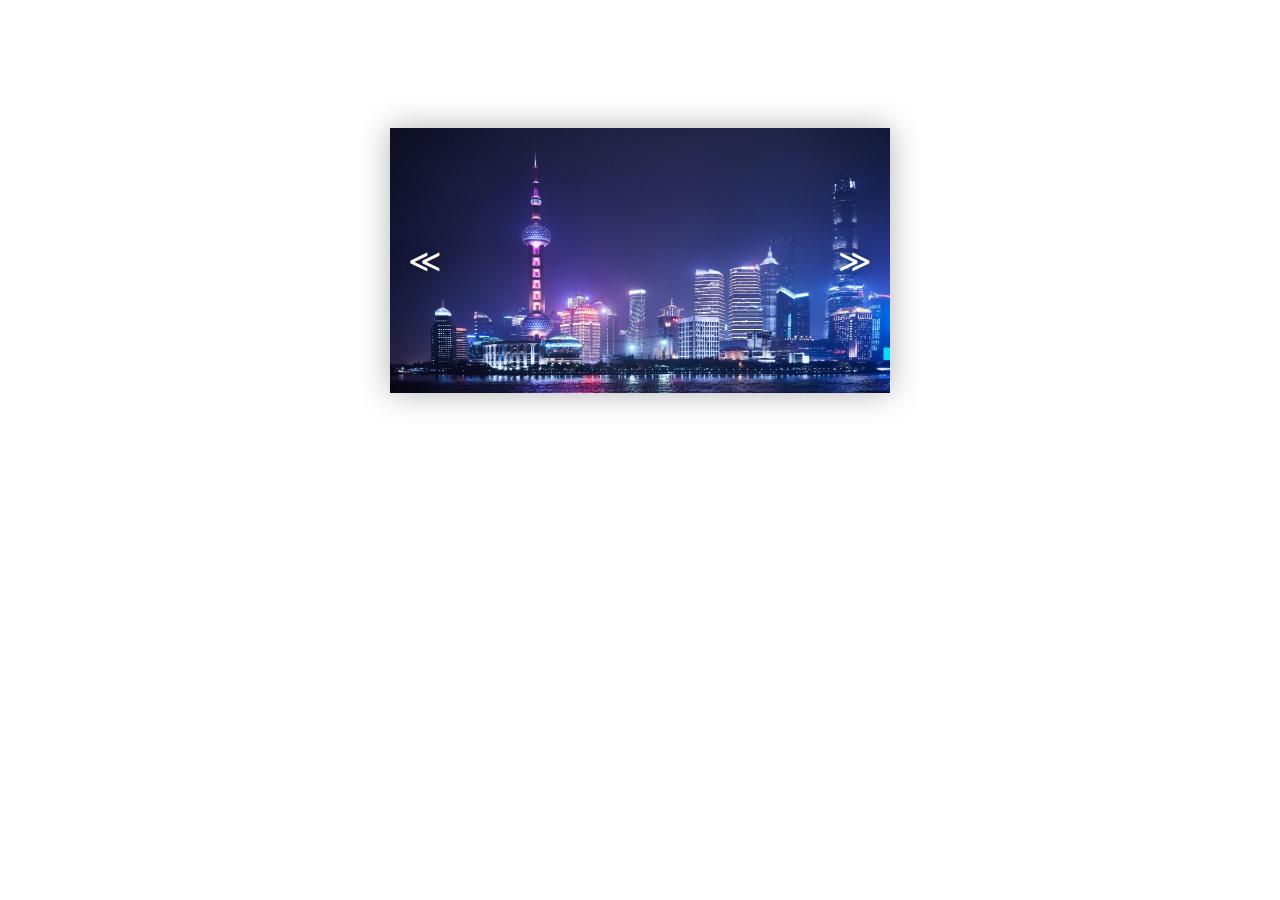
<file: Automatic image Slider in HTML , CSS and JavaScript/index.html>
<!DOCTYPE html>
<html lang="en">
<head>
    <meta charset="UTF-8">
    <meta http-equiv="X-UA-Compatible" content="IE=edge">
    <meta name="viewport" content="width=device-width, initial-scale=1.0">
    <title>Automatic Image Slider HTML, CSS and JavaScript</title>
    <link rel="stylesheet" href="style.css">
</head>
<body>
    <div id="slider">
        <ul id="slideWrap"> 
            <li><img src="images/img1.jpg" alt=""></li>
            <li><img src="images/img2.jpg" alt=""></li>
            <li><img src="images/img3.jpg" alt=""></li>
            <li><img src="images/img4.jpg" alt=""></li>
            <li><img src="images/img5.jpg" alt=""></li>
        </ul>
        <a id="prev" href="#">&#8810;</a>
        <a id="next" href="#">&#8811;</a>
    </div>
    <script src="index.js"></script>
</body>
</html>
</file>
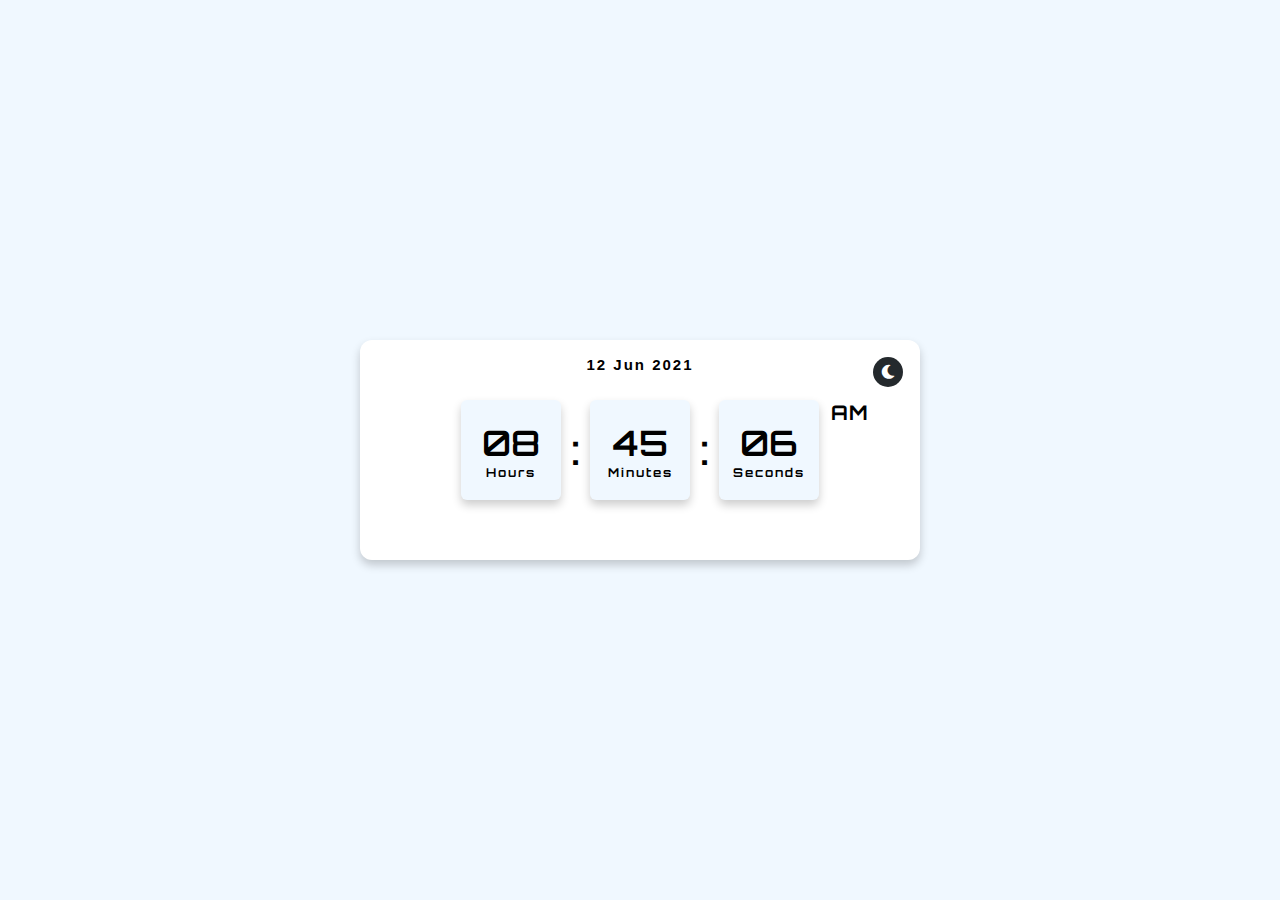
<file: Dynamic Digital Clock in HTML CSS and JavaScript/index.html>
<!DOCTYPE html>
<html lang="en">
  <head>
    <meta charset="UTF-8" />
    <meta http-equiv="X-UA-Compatible" content="IE=edge" />
    <meta name="viewport" content="width=device-width, initial-scale=1.0" />
    <title>Digital Clock using HTML CSS and JavaScript</title>
    <link
      rel="stylesheet"
      href="https://cdnjs.cloudflare.com/ajax/libs/font-awesome/5.15.4/css/all.min.css"
    />
    <link rel="stylesheet" href="style.css" />
  </head>
  <body>
    <section>
      <div class="container">
        <div class="date">12 Jun 2021</div>
        <div class="icons">
          <i class="fas fa-moon"></i>
          <i class="fas fa-sun"></i>
        </div>
        <div class="time">
          <div class="time-colon">
            <div class="time-text">
              <span class="num hour_num">08</span>
              <span class="text">Hours</span>
            </div>
            <span class="colon">:</span>
          </div>
          <div class="time-colon">
            <div class="time-text">
              <span class="num min_num">45</span>
              <span class="text">Minutes</span>
            </div>
            <span class="colon">:</span>
          </div>
          <div class="time-colon">
            <div class="time-text">
              <span class="num sec_num">06</span>
              <span class="text">Seconds</span>
            </div>
            <span class="am_pm">AM</span>
          </div>
        </div>
      </div>
    </section>
    <script src="index.js"></script>
  </body>
</html>
</file>
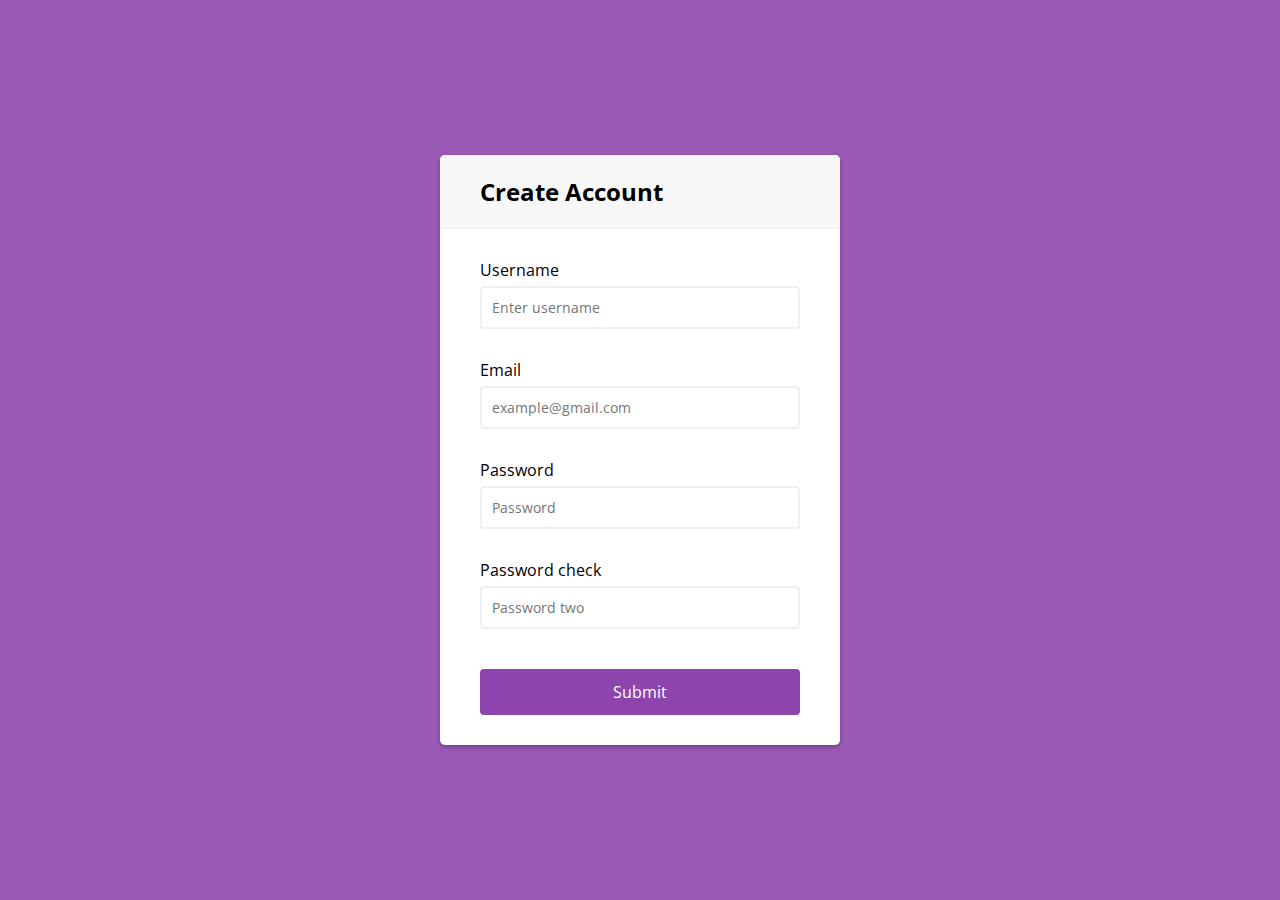
<file: Form validation in js/index.html>
<!DOCTYPE html>
<html lang="en">
<head>
    <meta charset="UTF-8">
    <meta http-equiv="X-UA-Compatible" content="IE=edge">
    <meta name="viewport" content="width=device-width, initial-scale=1.0">
    <title>Form Validation</title>
    <link rel="stylesheet" href="style.css">
    <link rel="stylesheet" href="https://cdnjs.cloudflare.com/ajax/libs/font-awesome/5.10.2/css/all.min.css">
</head>
<body>
    <div class="container">
        <div class="header">
            <h2>Create Account</h2>
        </div>
        <form id="form" class="form">
            <div class="form-control">
                <label for="username">Username</label>
                <input type="text" placeholder="Enter username" id="username" />
                <i class="fas fa-check-circle"></i>
                <i class="fas fa-exclamation-circle"></i>
                <small>Error message</small>
            </div>
            <div class="form-control">
                <label for="username">Email</label>
                <input type="email" placeholder="example@gmail.com" id="email" />
                <i class="fas fa-check-circle"></i>
                <i class="fas fa-exclamation-circle"></i>
                <small>Error message</small>
            </div>
            <div class="form-control">
                <label for="username">Password</label>
                <input type="password" placeholder="Password" id="password"/>
                <i class="fas fa-check-circle"></i>
                <i class="fas fa-exclamation-circle"></i>
                <small>Error message</small>
            </div>
            <div class="form-control">
                <label for="username">Password check</label>
                <input type="password" placeholder="Password two" id="password2"/>
                <i class="fas fa-check-circle"></i>
                <i class="fas fa-exclamation-circle"></i>
                <small>Error message</small>
            </div>
            <button>Submit</button>
        </form>
    </div>
    <script src="index.js"></script>
</body>
</html>
</file>
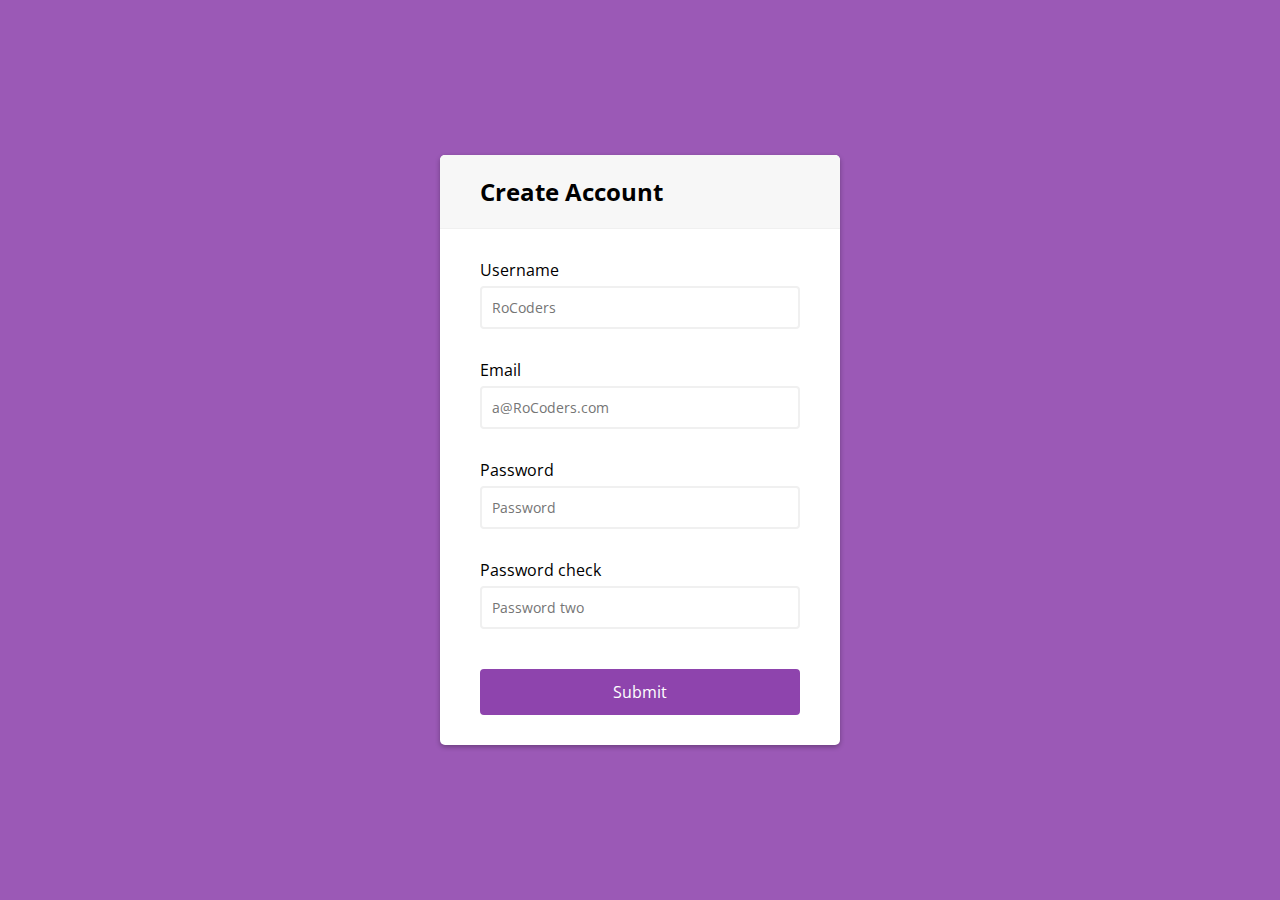
<file: Form Validation/index.html>
<!DOCTYPE html>
<html lang="en">
<head>
    <meta charset="UTF-8">
    <meta http-equiv="X-UA-Compatible" content="IE=edge">
    <meta name="viewport" content="width=device-width, initial-scale=1.0">
    <title>Form Validation</title>
    <link rel="stylesheet" href="style.css">
</head>
<body>
    <div class="container">
        <div class="header">
            <h2>Create Account</h2>
        </div>
        <form id="form" class="form">
            <div class="form-control">
                <label for="username">Username</label>
                <input type="text" placeholder="RoCoders" id="username" />
                <i class="fas fa-check-circle"></i>
                <i class="fas fa-exclamation-circle"></i>
                <small>Error message</small>
            </div>
            <div class="form-control">
                <label for="username">Email</label>
                <input type="email" placeholder="a@RoCoders.com" id="email" />
                <i class="fas fa-check-circle"></i>
                <i class="fas fa-exclamation-circle"></i>
                <small>Error message</small>
            </div>
            <div class="form-control">
                <label for="username">Password</label>
                <input type="password" placeholder="Password" id="password"/>
                <i class="fas fa-check-circle"></i>
                <i class="fas fa-exclamation-circle"></i>
                <small>Error message</small>
            </div>
            <div class="form-control">
                <label for="username">Password check</label>
                <input type="password" placeholder="Password two" id="password2"/>
                <i class="fas fa-check-circle"></i>
                <i class="fas fa-exclamation-circle"></i>
                <small>Error message</small>
            </div>
            <button>Submit</button>
        </form>
    </div>
    <script src="main.js"></script>
</body>
</html>
</file>
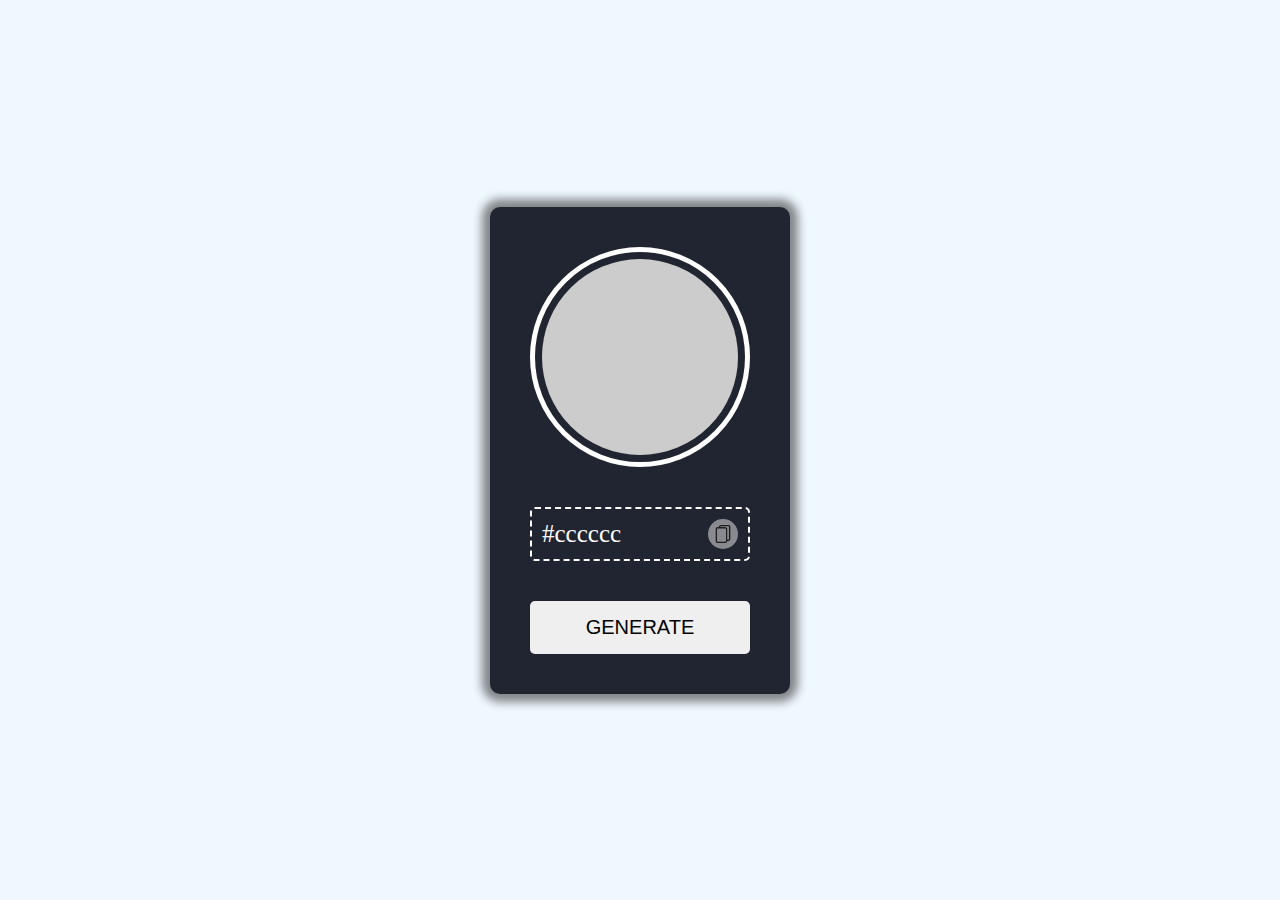
<file: Hex Color Generator in JavaScript/index.html>
<!DOCTYPE html>
<html lang="en">
<head>
    <meta charset="UTF-8">
    <meta http-equiv="X-UA-Compatible" content="IE=edge">
    <meta name="viewport" content="width=device-width, initial-scale=1.0">
    <title>Random Hex Color Generator</title>
    <link rel="stylesheet" href="style.css">
</head>
<body>
    <div class="wrapper">
        <div id="screen"></div>
        <div id="output">
            <div id="code">#cccccc</div>
            <button id="copyBtn"></button>
        </div>
        <button id="generateBtn">Generate</button>
    </div>

    <script src="index.js"></script>
</body>
</html>
</file>
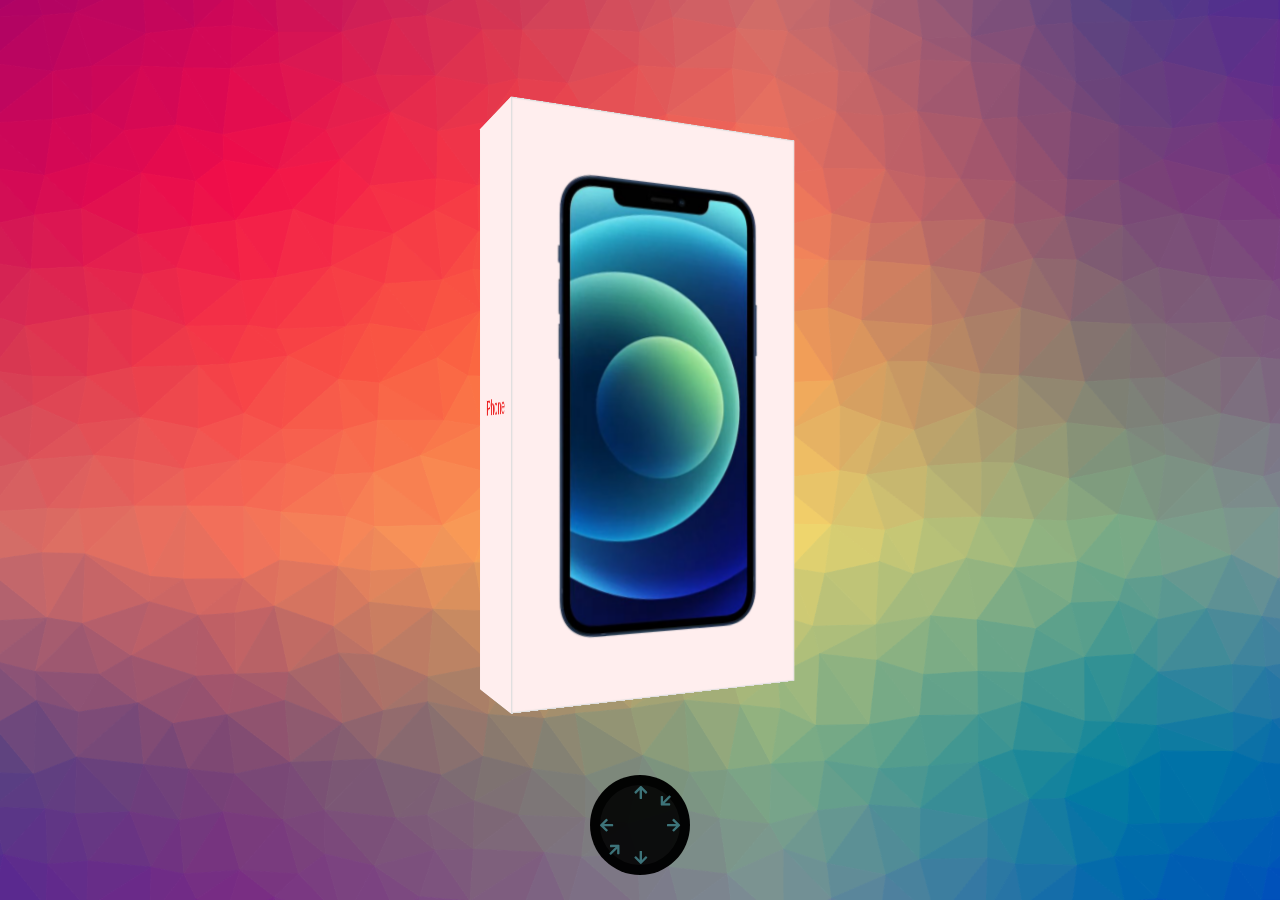
<file: iPhone 12 3D Cube with HTML, CSS, and JavaScript/index.html>
<!DOCTYPE html>
<html lang="en">
<head>
    <meta charset="UTF-8">
    <meta name="viewport" content="width=device-width, initial-scale=1.0">
    <title>Cube</title>
    <link rel="stylesheet" href="style.css">
    <link rel="stylesheet" href="https://cdnjs.cloudflare.com/ajax/libs/font-awesome/5.15.1/css/all.min.css">
</head>
<body>

    <div class="container center">
        <div class="cube-wrapper">
            <div class="cube">
                <div class="front-side">
                    <img src="images/iphone.png">
                </div>
                <div class="back-side center">
                    <i class="fab fa-apple"></i>
                </div>
            </div>

            <div class="controls">
                <a href="#" class="top-x-control">
                    <i class="fas fa-arrow-up"></i>
                </a>
                <a href="#" class="bottom-x-control">
                    <i class="fas fa-arrow-down"></i>
                </a>
                <a href="#" class="left-y-control">
                    <i class="fas fa-arrow-left"></i>
                </a>
                <a href="#" class="right-y-control">
                    <i class="fas fa-arrow-right"></i>
                </a>
                <a href="#" class="top-z-control">
                    <i class="fas fa-arrow-down"></i>
                </a>
                <a href="#" class="bottom-z-control">
                    <i class="fas fa-arrow-up"></i>
                </a>
            </div>
        </div>
    </div>

    <script src="script.js"></script>
</body>
</html>
</file>
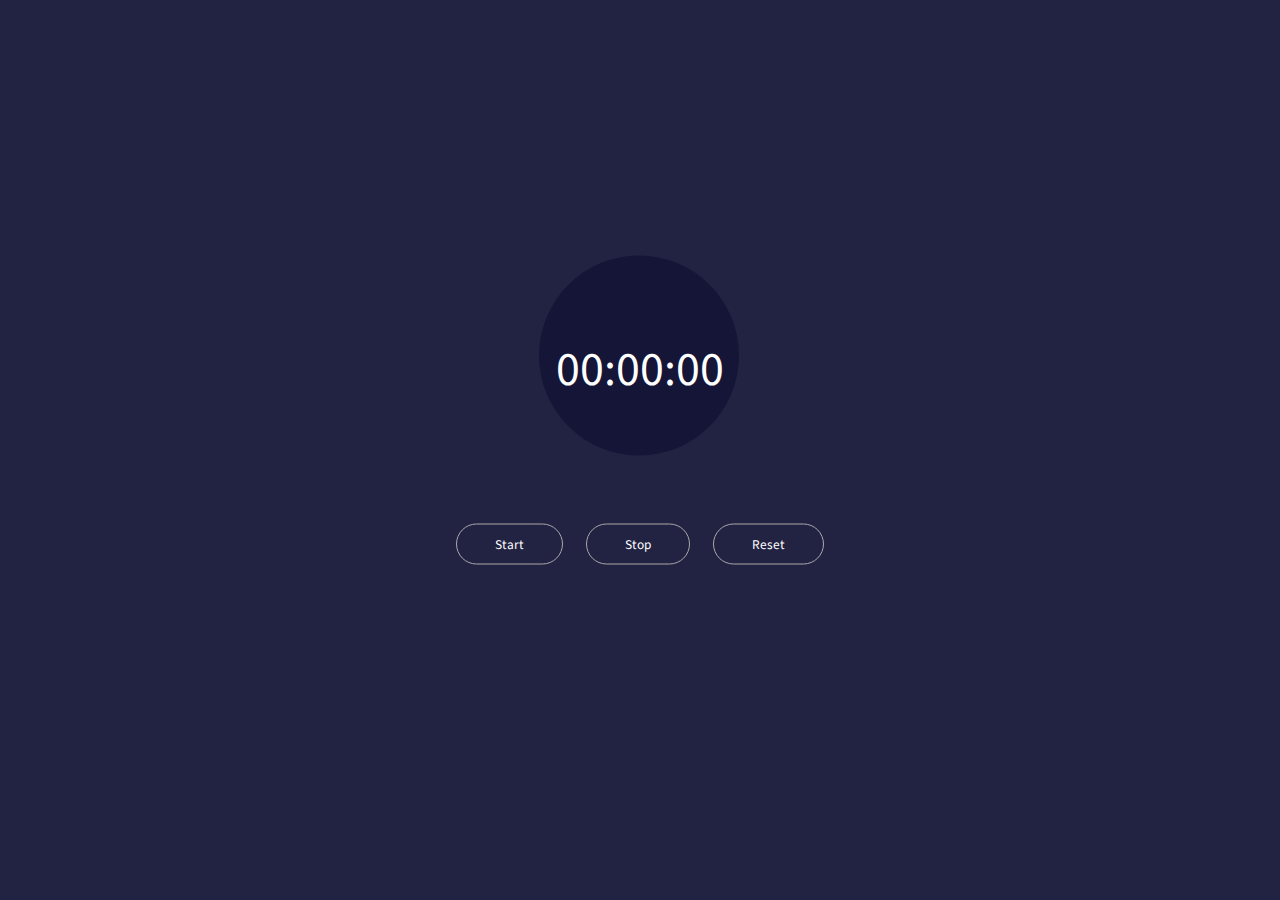
<file: js-stopwatch/index.html>
<!DOCTYPE html>
<html lang="en">
<head>
    <meta charset="UTF-8">
    <meta name="viewport" content="width=device-width, initial-scale=1.0">
    <title>Stopwatch</title>
    <link rel="stylesheet" href="style.css">
</head>
<body>
    <div class="container">
        <div class="wrapper">
            <p>
                <span class="mins">00</span>:<span class="seconds">00</span>:<span class="tens">00</span>
            </p> <br>
            <button class="btn-start">Start</button>
            <button class="btn-stop">Stop</button>
            <button class="btn-reset">Reset</button>
        </div>
    </div>
















    <script src="script.js"></script>
</body>
</html>
</file>
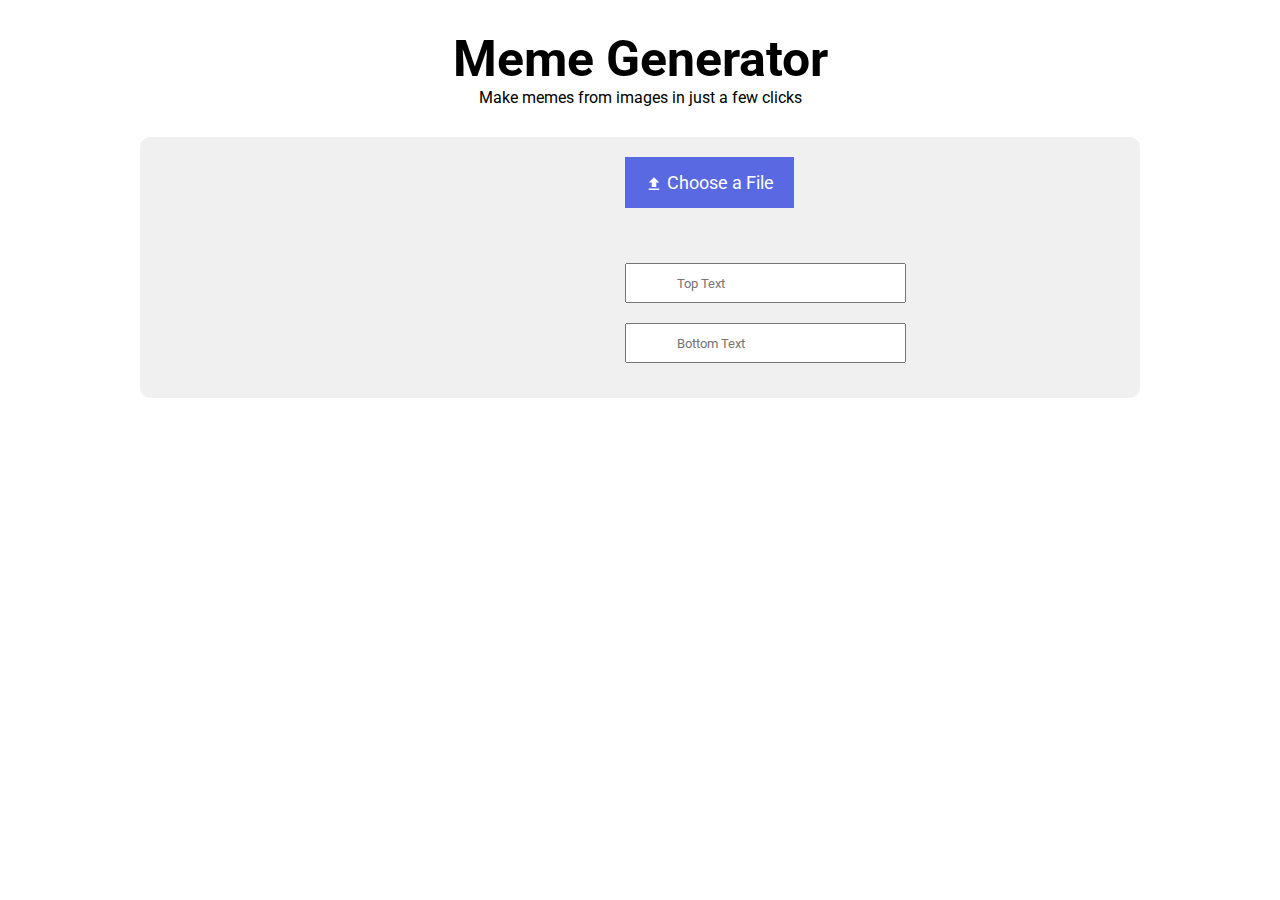
<file: meme generator in javascript/index.html>
<!DOCTYPE html>
<html lang="en">
<head>
    <meta charset="UTF-8">
    <meta http-equiv="X-UA-Compatible" content="IE=edge">
    <meta name="viewport" content="width=device-width, initial-scale=1.0">
    <title>meme generator in Javascript</title>
    <link rel="stylesheet" href="style.css">
    <link rel="preconnect" href="https://fonts.googleapis.com">
<link rel="preconnect" href="https://fonts.gstatic.com" crossorigin>
<link href="https://fonts.googleapis.com/css2?family=Roboto:wght@500&display=swap" rel="stylesheet">
</head>
<body>
    <div class="container">
        <div class="meme-header">
            <h1>Meme Generator</h1>
            <p>Make memes from images in just a few clicks</p>
        </div>
        
        <div class="meme-section">
            <div class="meme-generator">
                <canvas id="meme"></canvas>
            </div>
            <div class="meme-input-section">
                <div class="input-file-section">
                    <input type="file" id="imageFileInput">
                    <label for="imageFileInput">
                        <svg stroke="currentColor" fill="currentColor" stroke-width="0" viewBox="0 0 24 24" class="rW1DZNdb5THuH-xexbQ-9" style="vertical-align:middle" height="1em" width="1em" xmlns="http://www.w3.org/2000/svg"><path d="M9 16h6v-6h4l-7-7-7 7h4zm-4 2h14v2H5z"></path></svg>
                        Choose a File
                    </label>

                </div>
                <div class="text-section">
                    <div class="top-text">
                        <input type="text" id="topTextInput" placeholder="Top Text">
                    </div>
                    <div class="bottom-text">
                        <input type="text" id="bottomTextInput" placeholder="Bottom Text"> 
                    </div>
                   <div class="button_section">
                       <button type="button" id="export">Download</button>
                   </div>
                                   
                </div>
              
            </div>
            
          </div>
    </div>
    
    

      <script src="index.js"></script>
</body>
</html>
</file>
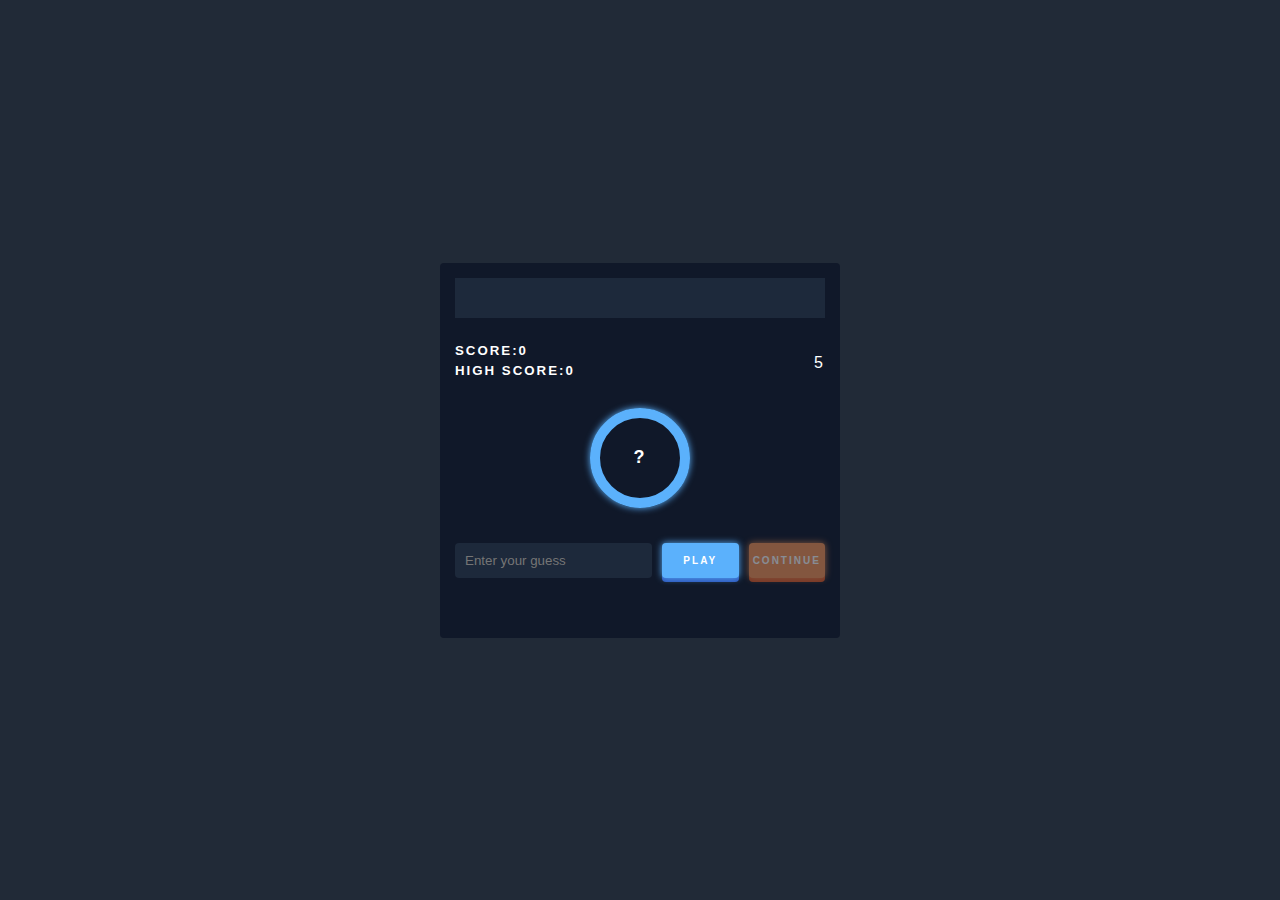
<file: Number Guessing Game in JavaScript/index.html>
<!DOCTYPE html>
<html lang="en">
  <head>
    <meta charset="UTF-8" />
    <meta http-equiv="X-UA-Compatible" content="IE=edge" />
    <meta name="viewport" content="width=device-width, initial-scale=1.0" />
    <title>Number Guessing Game in JavaScript</title>
    <link rel="stylesheet" href="style.css" />
    <link rel="stylesheet" href="https://cdnjs.cloudflare.com/ajax/libs/font-awesome/5.10.0/css/all.min.css" integrity="sha512-PgQMlq+nqFLV4ylk1gwUOgm6CtIIXkKwaIHp/PAIWHzig/lKZSEGKEysh0TCVbHJXCLN7WetD8TFecIky75ZfQ==" crossorigin="anonymous" referrerpolicy="no-referrer" />
  </head>
  <body>
    <div class="game-wrapper">
      <div class="game-data">
        <h5 class="feedback-label"></h5>
        <div class="score-data">
          <h5 class="score-label">Score:<span class="score"> 0</span></h5>
          <h5 class="score-label">High Score:<span class="high-score"> 0</span></h5>
        </div>
        <div class="lives-data">
            <i class="fas fa-heart heart"></i>
          <span class="lives-count"> 5</span>
        </div>
        <div class="hidden-number-wrapper">
          <div class="hidden-number-wrapper-inner">
            <h5 class="hidden-number-label">?</h5>
          </div>
        </div>
      </div>
      <div class="game-controls">
        <input type="text" class="guess" placeholder="Enter your guess">
        <button class="btn btn-blue play">Play</button>
        <button class="btn btn-orange continue" disabled>Continue</button>
      </div>
      <div class="numbers-guess">
       <h5> Guessed numbers are: <span class="guessed-number"></span></h5>
      </div>
    </div>

    <div class="modal">
      <h5 class="game-over">Game over</h5>
      <p>Would you like to continue?</p>
      <button class="btn btn-blue retry">Retry</button>
    </div>


    <!-- Scripts -->
    <script src="index.js"></script>
  </body>
</html>
</file>
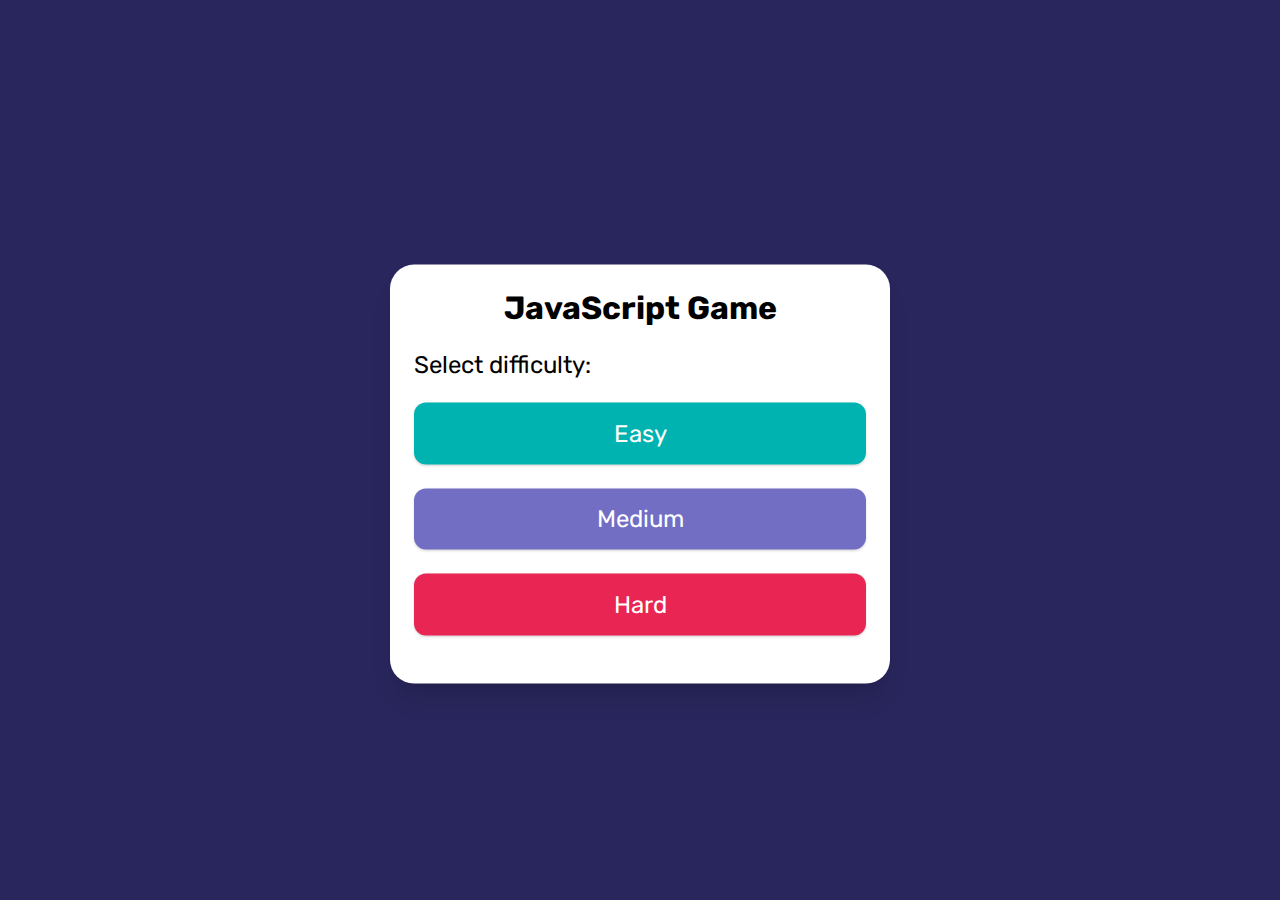
<file: Number Memorising Game With JavaScript/index.html>
<!DOCTYPE html>
<html lang="en">
<head>
    <meta charset="UTF-8">
    <meta http-equiv="X-UA-Compatible" content="IE=edge">
    <meta name="viewport" content="width=device-width, initial-scale=1.0">
    <title>Number Memorising Game In JavaScript</title>
    <link rel="stylesheet" href="style.css">

</head>
<body>
    <div class="container">
        <h1>JavaScript Game</h1>
        <button id="end" class="hide">End game</button>

        <p id="total"></p>
        <div id="level">
            <p>Select difficulty:</p>
            <button id="easy" class="difficulty">Easy</button>
            <button id="medium" class="difficulty">Medium</button>
            <button id="hard" class="difficulty">Hard</button>
        </div>

        <div id="game" class="hide">
            <div id="numbers"></div>
            <form>
                <label for="answer">Type in number</label>
                <input type="text" id="answer" autocomplete="off">
                <button type="submit" id="submit">Submit</button>
            </form>

            <div id="feedback"></div>

            <button id="next" class="hide">Next</button>
        </div>
    </div>


    <script src="index.js"></script>
</body>
</html>
</file>
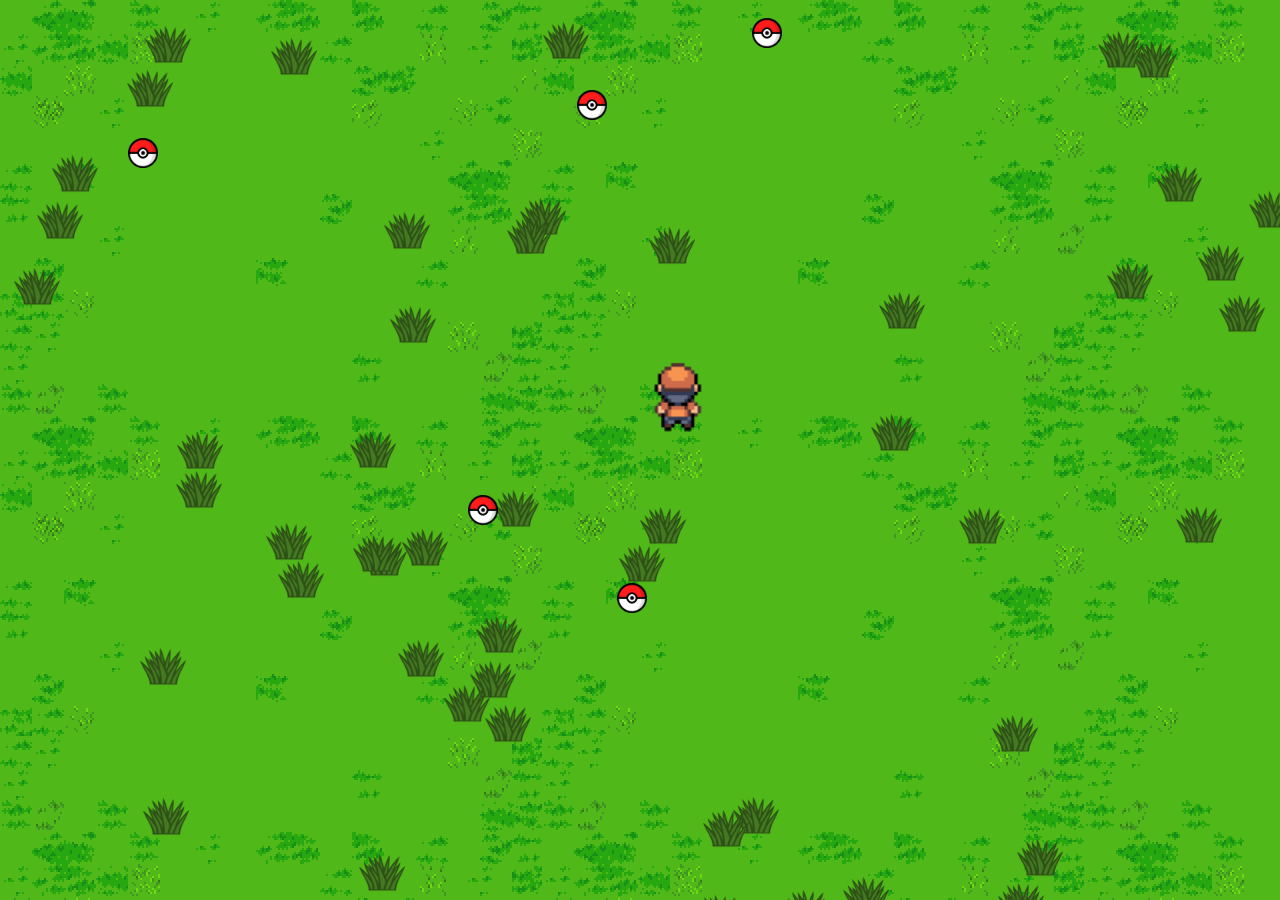
<file: Pokémon Game Using HTML CSS JavaScript/index.html>
<!DOCTYPE html>
<html lang="en">
<head>
    <meta charset="UTF-8">
    <meta http-equiv="X-UA-Compatible" content="IE=edge">
    <meta name="viewport" content="width=device-width, initial-scale=1.0">
    <link rel="stylesheet" href="style.css">
    <title>Document</title>
</head>
<body>
    <div class="player"></div>
    <script src="main.js"></script>
</body>
</html>
</file>
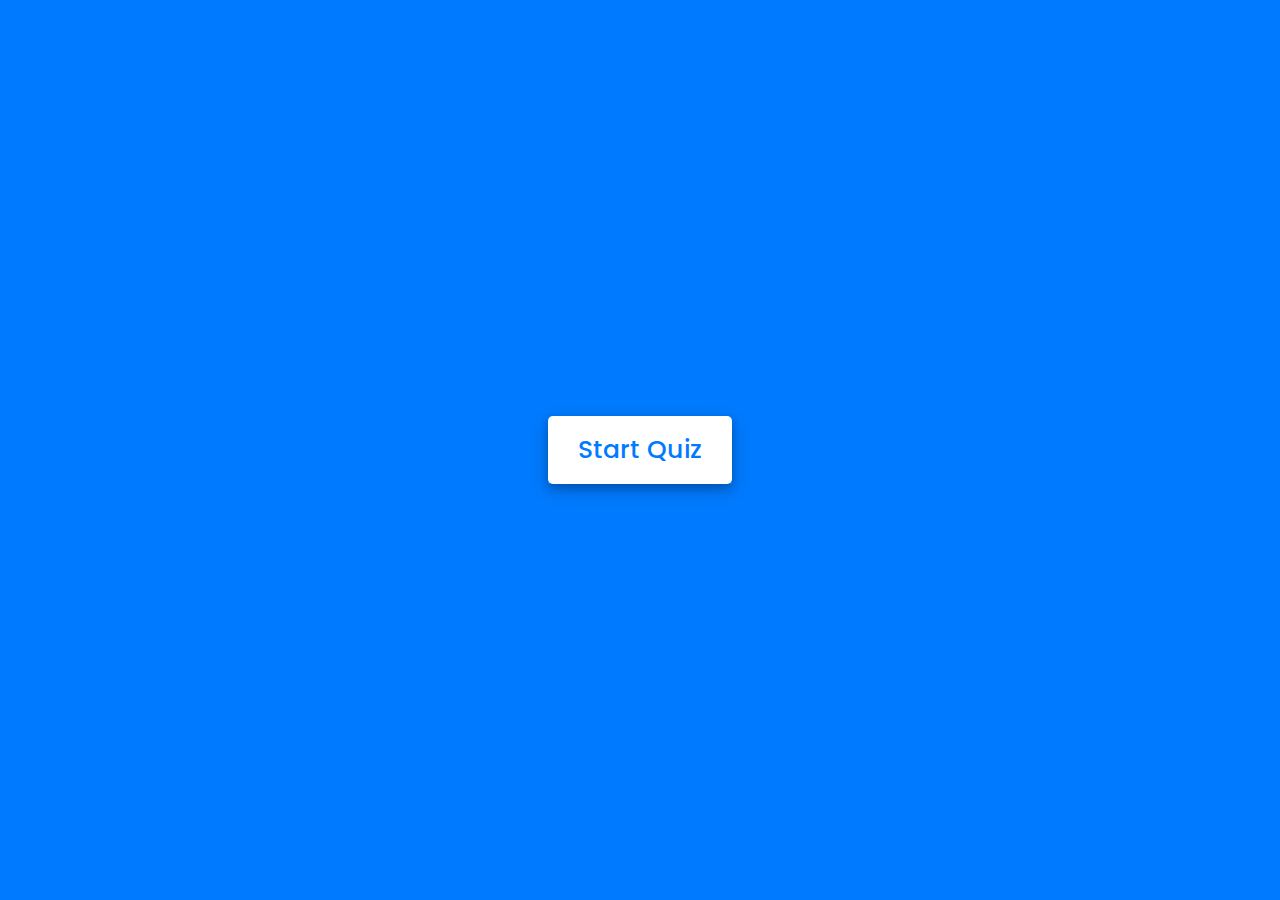
<file: Quiz Application with Timer/index.html>
<!-- Created By CodingNepal - www.codingnepalweb.com  -->
<!DOCTYPE html>
<html lang="en">
<head>
    <meta charset="UTF-8">
    <meta name="viewport" content="width=device-width, initial-scale=1.0">
    <title>Awesome Quiz App | CodingNepal</title>
    <link rel="stylesheet" href="style.css">
    <!-- FontAweome CDN Link for Icons-->
    <link rel="stylesheet" href="https://cdnjs.cloudflare.com/ajax/libs/font-awesome/5.15.3/css/all.min.css"/>
</head>
<body>
    <!-- start Quiz button -->
    <div class="start_btn"><button>Start Quiz</button></div>

    <!-- Info Box -->
    <div class="info_box">
        <div class="info-title"><span>Some Rules of this Quiz</span></div>
        <div class="info-list">
            <div class="info">1. You will have only <span>15 seconds</span> per each question.</div>
            <div class="info">2. Once you select your answer, it can't be undone.</div>
            <div class="info">3. You can't select any option once time goes off.</div>
            <div class="info">4. You can't exit from the Quiz while you're playing.</div>
            <div class="info">5. You'll get points on the basis of your correct answers.</div>
        </div>
        <div class="buttons">
            <button class="quit">Exit Quiz</button>
            <button class="restart">Continue</button>
        </div>
    </div>

    <!-- Quiz Box -->
    <div class="quiz_box">
        <header>
            <div class="title">Awesome Quiz Application</div>
            <div class="timer">
                <div class="time_left_txt">Time Left</div>
                <div class="timer_sec">15</div>
            </div>
            <div class="time_line"></div>
        </header>
        <section>
            <div class="que_text">
                <!-- Here I've inserted question from JavaScript -->
            </div>
            <div class="option_list">
                <!-- Here I've inserted options from JavaScript -->
            </div>
        </section>

        <!-- footer of Quiz Box -->
        <footer>
            <div class="total_que">
                <!-- Here I've inserted Question Count Number from JavaScript -->
            </div>
            <button class="next_btn">Next Que</button>
        </footer>
    </div>

    <!-- Result Box -->
    <div class="result_box">
        <div class="icon">
            <i class="fas fa-crown"></i>
        </div>
        <div class="complete_text">You've completed the Quiz!</div>
        <div class="score_text">
            <!-- Here I've inserted Score Result from JavaScript -->
        </div>
        <div class="buttons">
            <button class="restart">Replay Quiz</button>
            <button class="quit">Quit Quiz</button>
        </div>
    </div>

    <!-- Inside this JavaScript file I've inserted Questions and Options only -->
    <script src="js/questions.js"></script>

    <!-- Inside this JavaScript file I've coded all Quiz Codes -->
    <script src="js/script.js"></script>

</body>
</html>
</file>
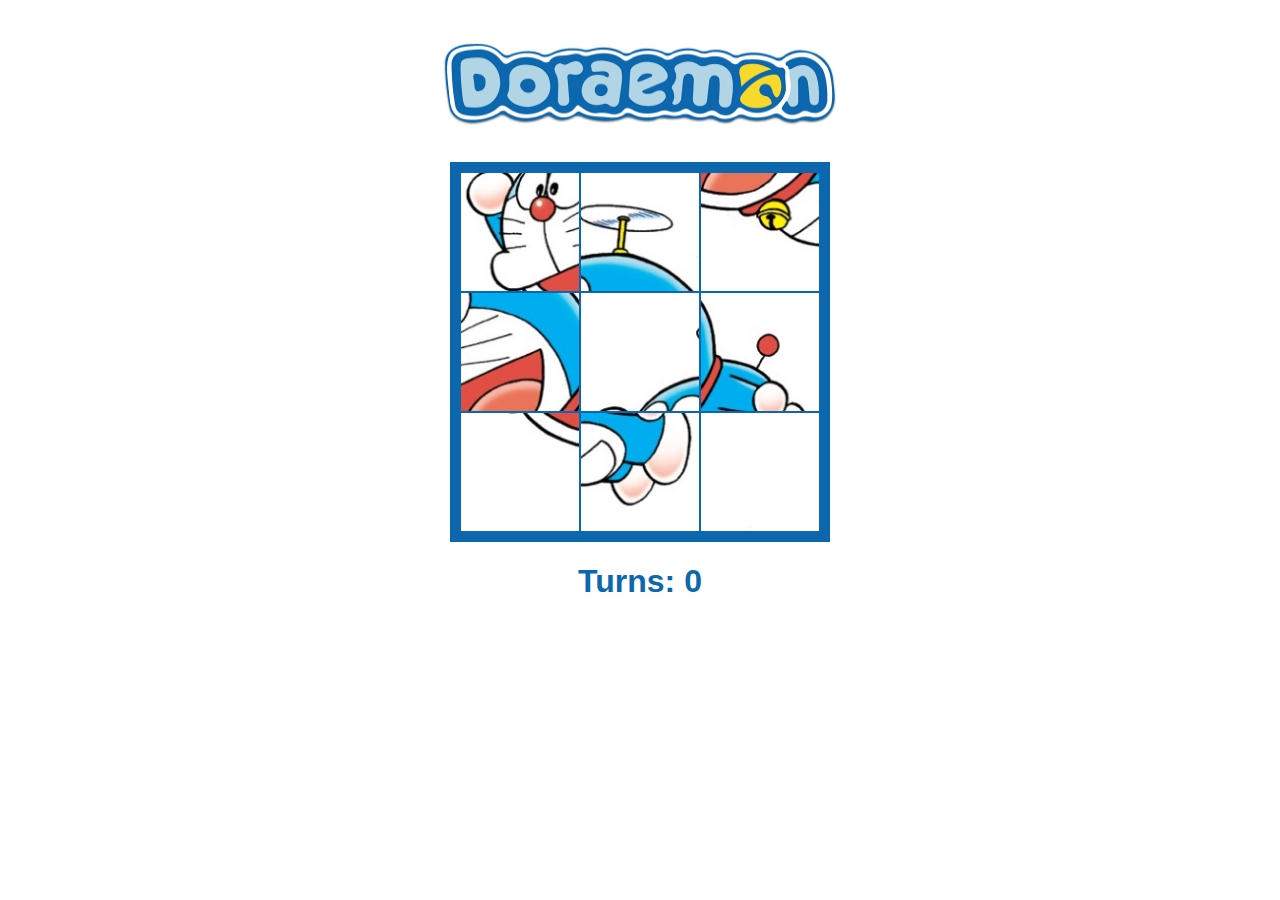
<file: slide-puzzle/index.html>
<!DOCTYPE html>
<html>
    <head>
        <meta charset="UTF-8">
        <meta name="viewport" content="width=device-width, initial-scale=1.0">
        <title>Slide Puzzle</title>
        <link rel="stylesheet" href="puzzle.css">
        <script src="puzzle.js"></script>
    </head>

    <body>
        <img id="title" src="./logo.png">
        <div id="board">
        </div>
        <h1>Turns: <span id="turns">0</span></h1>
    </body>
</html>
</file>
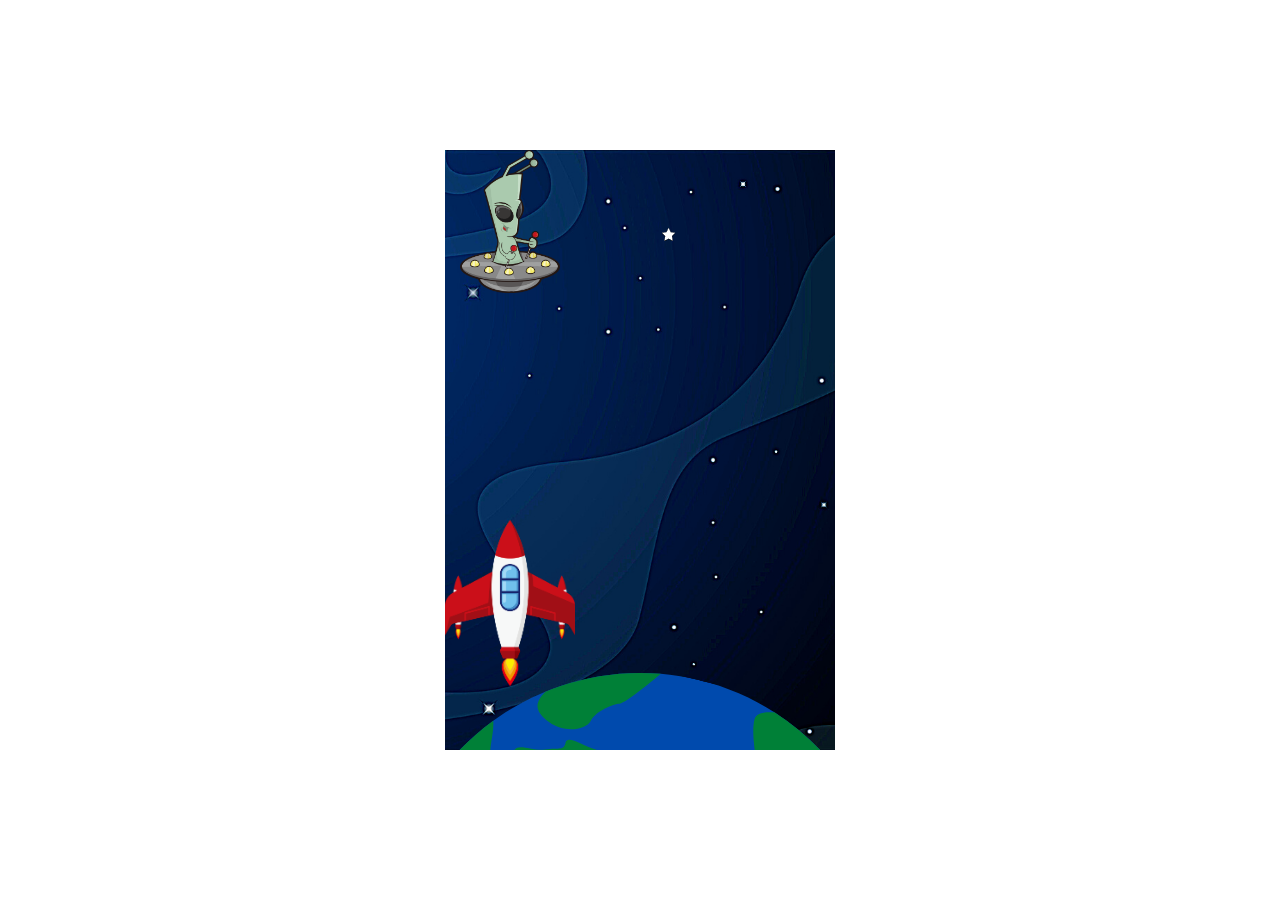
<file: space-war-game-main/index.html>
<!DOCTYPE html>
<html lang="en">
<head>
    <meta charset="UTF-8">
    <meta http-equiv="X-UA-Compatible" content="IE=edge">
    <meta name="viewport" content="width=device-width, initial-scale=1.0">
    <title>space war game</title>
    <link rel="stylesheet" href="style.css">
</head>
<body>
    <div class="game" id="game">
        <div class="player" id="player"><img src="pngegg (2).png" alt=""></div>
        <div class="alien" id="alien"><img src="alien.png" alt=""></div>
    </div>

    <div id="result">
        <h1>Game Over</h1>
        <p id="score"></p>
        <button id="btn" onclick="location.reload()">Restart</button>
    </div>

    <audio id="shoot" src="fireex.wav"></audio>
    <audio id="gameover" src="gameover.wav"></audio>

    <script src="main.js"></script>
</body>
</html>
</file>
<file: Automatic image Slider in HTML , CSS and JavaScript/style.css>
body {
    margin: 10%;
    display: flex;
    justify-content: center;
    align-items: center;
  }
  
  #slider {
    position: relative;
    width: 500px;
    height: 265px;
  
    overflow: hidden;
    box-shadow: 0 0 30px rgba(0, 0, 0, 0.3);
  }
  #slider ul {
    position: relative;
    list-style: none;
    height: 100%;
    width: 10000%;
    padding: 0;
    margin: 0;
    transition: all 750ms ease;
    left: 0;
  }
  #slider ul li {
    position: relative;
    height: 100%;
    float: left;
  }
  #slider ul li img{
    width: 500px;
    height: 265px;
  }
  #slider #prev, #slider #next {
    width: 50px;
    line-height: 50px;
    text-align: center;
    color: white;
    text-decoration: none;
    position: absolute;
    top: 50%;
    border-radius: 50%;
    font-size: 2rem;
    text-shadow: 0 0 20px rgba(0, 0, 0, 0.6);
    transform: translateY(-50%);
    transition: all 150ms ease;
  }
  #slider #prev {
    left: 10px;
  }
  #slider #next {
    right: 10px;
  }
  
  #slider #prev:hover, #slider #next:hover {
    background-color: rgba(0, 0, 0, 0.5);
    text-shadow: 0;
  }
</file>
<file: Dynamic Digital Clock in HTML CSS and JavaScript/style.css>
/* Google fonts import link */
@import url('https://fonts.googleapis.com/css2?family=Orbitron:wght@400;500;600;700&display=swap');
*{
  margin: 0;
  padding: 0;
  box-sizing: border-box;
  font-family: 'Orbitron', sans-serif;
  transition: all 0.4s ease;
}
section{
  min-height: 100vh;
  width: 100%;
  display: flex;
  align-items: center;
  justify-content: center;
  background: #F0F8FF;
  padding: 0 20px;
}
section.dark{
  background: #24292D;
}
section .container{
  display: flex;
  align-items :center;
  justify-content: center;
  height: 220px;
  max-width: 560px;
  width: 100%;
  background: #fff;
  box-shadow: 0 5px 10px rgba(0, 0, 0, 0.2);
  border-radius: 12px;
  position: relative;
}
section.dark .container{
  background: #323840;
}
section .container .icons i{
  position: absolute;
  right: 17px;
  top: 17px;
  height: 30px;
  width: 30px;
  background: #24292D;
  color: #fff;
  text-align: center;
  line-height: 30px;
  border-radius: 50%;
  font-size: 14px;
  cursor: pointer;
}
section.dark .container .icons i{
  background: #fff;
  color: #323840;
}
.container .icons i.fa-sun{
  opacity: 0;
  pointer-events: none;
}
section.dark .container .icons i.fa-sun{
  opacity: 1;
  pointer-events: auto;
  font-size: 16px;
}
section .container .time{
  display: flex;
  align-items: center;
}
.container .time .time-colon{
  display: flex;
  align-items: center;
  position: relative;
}
.time .time-colon .am_pm{
  position: absolute;
  top: 0;
  right: -50px;
  font-size: 20px;
  font-weight: 700;
  letter-spacing: 1px;
}
section.dark .time .time-colon .am_pm{
  color: #fff;
}
.time .time-colon .time-text{
  height: 100px;
  width: 100px;
  display: flex;
  align-items: center;
  flex-direction: column;
  justify-content: center;
  background: #F0F8FF;
  border-radius: 6px;
  box-shadow: 0 5px 10px rgba(0, 0, 0, 0.2);
}
section.dark .time .time-colon .time-text{
  background: #24292D;
}
.time .time-colon .time-text,
.time .time-colon .colon{
  font-size: 35px;
  font-weight: 600;
}
section.dark .time .time-text .num,
section.dark .time .colon{
  color: #fff;
}
.time .time-colon .colon{
  font-size: 40px;
  margin: 0 10px;
}
.time .time-colon .time-text .text{
  font-size: 12px;
  font-weight: 700;
  letter-spacing: 2px;
}
section.dark  .time .time-colon .text{
  color: #fff;
}
section.dark .date{
    color: white;
}
.date{
    position: absolute;
    font-family: sans-serif;
    top: 16px;
    height: 30px;
    width: 100%;
    color: black;
    text-align: center;
    font-size: 15px;
    font-weight: 700;
    letter-spacing: 2px;
}
</file>
<file: Form validation in js/style.css>
@import url('https://fonts.googleapis.com/css?family=Muli&display=swap');
@import url('https://fonts.googleapis.com/css?family=Open+Sans:400,500&display=swap');

* {
	box-sizing: border-box;
}

body {
	background-color: #9b59b6;
	font-family: 'Open Sans', sans-serif;
	display: flex;
	align-items: center;
	justify-content: center;
	min-height: 100vh;
	margin: 0;
}

.container {
	background-color: #fff;
	border-radius: 5px;
	box-shadow: 0 2px 5px rgba(0, 0, 0, 0.3);
	overflow: hidden;
	width: 400px;
	max-width: 100%;
}

.header {
	border-bottom: 1px solid #f0f0f0;
	background-color: #f7f7f7;
	padding: 20px 40px;
}

.header h2 {
	margin: 0;
}

.form {
	padding: 30px 40px;	
}

.form-control {
	margin-bottom: 10px;
	padding-bottom: 20px;
	position: relative;
}

.form-control label {
	display: inline-block;
	margin-bottom: 5px;
}

.form-control input {
	border: 2px solid #f0f0f0;
	border-radius: 4px;
	display: block;
	font-family: inherit;
	font-size: 14px;
	padding: 10px;
	width: 100%;
}

.form-control input:focus {
	outline: 0;
	border-color: #777;
}

.form-control.success input {
	border-color: #2ecc71;
}

.form-control.error input {
	border-color: #e74c3c;
}

.form-control i {
	visibility: hidden;
	position: absolute;
	top: 40px;
	right: 10px;
}

.form-control.success i.fa-check-circle {
	color: #2ecc71;
	visibility: visible;
}

.form-control.error i.fa-exclamation-circle {
	color: #e74c3c;
	visibility: visible;
}

.form-control small {
	color: #e74c3c;
	position: absolute;
	bottom: 0;
	left: 0;
	visibility: hidden;
}

.form-control.error small {
	visibility: visible;
}

.form button {
	background-color: #8e44ad;
	border: 2px solid #8e44ad;
	border-radius: 4px;
	color: #fff;
	display: block;
	font-family: inherit;
	font-size: 16px;
	padding: 10px;
	margin-top: 20px;
	width: 100%;
}
</file>
<file: Form Validation/style.css>
@import url('https://fonts.googleapis.com/css?family=Muli&display=swap');
@import url('https://fonts.googleapis.com/css?family=Open+Sans:400,500&display=swap');

* {
	box-sizing: border-box;
}

body {
	background-color: #9b59b6;
	font-family: 'Open Sans', sans-serif;
	display: flex;
	align-items: center;
	justify-content: center;
	min-height: 100vh;
	margin: 0;
}

.container {
	background-color: #fff;
	border-radius: 5px;
	box-shadow: 0 2px 5px rgba(0, 0, 0, 0.3);
	overflow: hidden;
	width: 400px;
	max-width: 100%;
}

.header {
	border-bottom: 1px solid #f0f0f0;
	background-color: #f7f7f7;
	padding: 20px 40px;
}

.header h2 {
	margin: 0;
}

.form {
	padding: 30px 40px;	
}

.form-control {
	margin-bottom: 10px;
	padding-bottom: 20px;
	position: relative;
}

.form-control label {
	display: inline-block;
	margin-bottom: 5px;
}

.form-control input {
	border: 2px solid #f0f0f0;
	border-radius: 4px;
	display: block;
	font-family: inherit;
	font-size: 14px;
	padding: 10px;
	width: 100%;
}

.form-control input:focus {
	outline: 0;
	border-color: #777;
}

.form-control.success input {
	border-color: #2ecc71;
}

.form-control.error input {
	border-color: #e74c3c;
}

.form-control i {
	visibility: hidden;
	position: absolute;
	top: 40px;
	right: 10px;
}

.form-control.success i.fa-check-circle {
	color: #2ecc71;
	visibility: visible;
}

.form-control.error i.fa-exclamation-circle {
	color: #e74c3c;
	visibility: visible;
}

.form-control small {
	color: #e74c3c;
	position: absolute;
	bottom: 0;
	left: 0;
	visibility: hidden;
}

.form-control.error small {
	visibility: visible;
}

.form button {
	background-color: #8e44ad;
	border: 2px solid #8e44ad;
	border-radius: 4px;
	color: #fff;
	display: block;
	font-family: inherit;
	font-size: 16px;
	padding: 10px;
	margin-top: 20px;
	width: 100%;
}
</file>
<file: Hex Color Generator in JavaScript/style.css>
*{
    padding:0;
    margin:0;
    box-sizing: border-box;
}
html,body{
    width: 100%;
    height: 100%;
}
body{
    display: flex;
    flex-flow: column;
    align-items: center;
    justify-content: center;
    background-color: aliceblue;
}
.wrapper{
    width:300px;
    padding: 40px;
    overflow: hidden;
    border-radius: 10px;
    background-color: #212531;
    box-shadow: 0 0 10px 8px #0007;
}
#screen,#output,#generateBtn{
    width:100%;
}
#screen{
    padding: 7px;
    aspect-ratio: 1;
    border-radius: 50%;
    border:5px solid #fff;
}
#screen::before{
    content: "";
    display: block;
    width: 100%;
    height: 100%;
    border-radius: inherit;
    background-color:var(--color,#ccc);
}
#output{
    margin: 40px 0;
    padding: 10px;
    border-radius: 5px;
    border: 2px dashed #fff;
    font-size: 25px;
    color:#fff;
    display: flex;
    flex-flow:row nowrap;
    align-items: center;
    justify-content: space-between;
}
#copyBtn{
    width: 30px;
    height: 30px;
    border: none;
    cursor: pointer;
    border-radius: 50%;
    background-color: #888a90;
    background-image: url('./copy.png');
    background-repeat: no-repeat;
    background-position:center;
    background-size: 60%;
    transition: transform 0.15s ease;
}
#copyBtn:active{
    transform: scale(1.2);
}
#generateBtn{
    border:none;
    padding: 15px;
    cursor: pointer;
    font-size: 20px;
    border-radius: 5px;
    text-transform: uppercase;
    transition: transform 0.15s ease;

}
#generateBtn:active{
    transform: translateY(-5%);
}
</file>
<file: iPhone 12 3D Cube with HTML, CSS, and JavaScript/style.css>
* {
    margin: 0;
    padding: 0;
    box-sizing: border-box;
    text-decoration: none;
    font-family: Arial, san-serif;
  }
  
  html {
    font-size: 62.5%;
  }
  
  .center {
    display: flex;
    justify-content: center;
    align-items: center;
  }
  
  .container {
    width: 100%;
    height: 100vh;
    background: url(images/bg.png) center no-repeat;
    background-size: cover;
  }
  
  .cube-wrapper {
    perspective: 100rem;
  }
  
  .cube {
    width: 30rem;
    height: 55rem;
    transform-style: preserve-3d;
    transform: rotateX(0) rotateY(20deg) rotateZ(0);
    position: relative;
    top: -4rem;
    transition: transform 0.5s;
  }
  
  .front-side,
  .back-side {
    width: 100%;
    height: 100%;
    background-color: #fee;
    position: absolute;
    transform-style: preserve-3d;
    box-shadow: inset 0.1rem 0.1rem 0.1rem #ddd, inset -0.1rem -0.1rem 0.1rem #ddd;
  }
  
  .front-side {
    padding: 2.5rem;
    transform: translateZ(5rem);
  }
  
  .front-side::before,
  .front-side::after {
    content: "";
    width: 100%;
    height: 10rem;
    background-color: #fee;
    position: absolute;
    box-shadow: inset 0.1rem 0.1rem 0.1rem #ddd, inset -0.1rem -0.1rem 0.1rem #ddd;
  }
  
  .front-side::before {
    top: 0;
    left: 0;
    transform: rotateX(-90deg);
    transform-origin: top;
  }
  
  .front-side::after {
    bottom: 0;
    left: 0;
    transform: rotateX(90deg);
    transform-origin: bottom;
  }
  
  .front-side img {
    width: 100%;
    height: 100%;
    object-fit: contain;
  }
  
  .back-side {
    transform: translateZ(-5rem);
  }
  
  .back-side::before,
  .back-side::after {
    content: "iPhone";
    width: 10rem;
    height: 100%;
    background-color: #fee;
    position: absolute;
    display: flex;
    justify-content: center;
    align-items: center;
    font-size: 2rem;
    color: #ec1919;
  }
  
  .back-side::before {
    top: 0;
    left: 0;
    transform: rotateY(-90deg);
    transform-origin: left;
  }
  
  .back-side::after {
    top: 0;
    right: 0;
    transform: rotateY(90deg);
    transform-origin: right;
  }
  
  .back-side i {
    font-size: 12rem;
    color: #6edae6;
    text-shadow: 0.1rem 0.1rem 0.2rem #aaa, -0.1rem -0.1rem 0.2rem #aaa;
    transform: rotateY(180deg);
  }
  
  .controls {
    position: absolute;
    bottom: -15rem;
    left: 50%;
    transform: translateX(-50%);
    width: 10rem;
    height: 10rem;
    background-color: rgba(0, 0, 0, 0.9);
    border-radius: 50%;
    border: 1rem solid rgba(0, 0, 0, 0.8);
  }
  
  .controls a {
    position: absolute;
  }
  
  .controls a:nth-child(1) {
    top: 0;
    left: 50%;
    transform: translateX(-50%);
  }
  
  .controls a:nth-child(2) {
    bottom: 0;
    left: 50%;
    transform: translateX(-50%);
  }
  
  .controls a:nth-child(3) {
    top: 50%;
    left: 0;
    transform: translateY(-50%);
  }
  
  .controls a:nth-child(4) {
    top: 50%;
    right: 0;
    transform: translateY(-50%);
  }
  
  .controls a:nth-child(5) {
    top: 10%;
    right: 10%;
    transform: rotate(45deg);
  }
  
  .controls a:nth-child(6) {
    bottom: 10%;
    left: 10%;
    transform: rotate(45deg);
  }
  
  .controls i {
    font-size: 1.5rem;
    color: #6edae6;
    opacity: 0.5;
    transition: opacity 0.5s;
  }
  
  .controls a:hover i {
    opacity: 1;
  }
</file>
<file: js-stopwatch/style.css>
@import url('https://fonts.googleapis.com/css2?family=Source+Sans+Pro:wght@400;600&display=swap');
*{
    margin: 0;
    padding: 0;
    font-family: 'Source Sans Pro', sans-serif;
}
.container{
    background-color: #222242;
    height: 100vh;
    width: 100%;
    text-align: center;
    position: absolute;
}
.wrapper{
    position: relative;
    top: 50%;
    left: 50%;
    transform: translate(-50%,-50%);
}
.wrapper p{
    position: relative;
    display: inline-block;
    color: #ffffff;
    z-index: 9999;
    font-size: 48px;
    margin-bottom: 120px;
}
.wrapper p::before{
    content: '';
    position: absolute;
    width: 200px;
    height: 200px;
    background-color: #151538;
    z-index: -1;
    border-radius: 50%;
	left: -10%;
    top: -118%;
    animation-name: shine;
    animation-duration: 3s;
    animation-iteration-count: infinite;
}
@keyframes shine{
    0%,100%{
        box-shadow: 0px 0px 32px -12px rgba(246, 180, 0, .5);
    }
    50%{
        box-shadow: 0px 0px 32px 3px rgba(246, 180, 0, .5);
    }
}
button{
    background-color: #222242;
    padding: 10px 38px;
    border: 1px solid #A9A9A9;
    border-radius: 28px;
    color: #fff;
    transition: all .2s ease;
    outline: 0;
}
button:not(:last-child){
    margin-right: 20px;
}
button:hover,
button:focus
{
    border-color: #F6B400;
    color: #F6B400;
    box-shadow: 0px 4px 27px -12px #F6B400;
}
</file>
<file: meme generator in javascript/style.css>
* {
  padding: 0%;
  margin: 0%;
  box-sizing: border-box;
  font-family: "Roboto", sans-serif;
}
.container {
  max-width: 1320px;
  margin-left: auto;
  margin-right: auto;
  width: 100%;
}
.meme-header {
  text-align: center;
  padding: 30px 0px;
}
.meme-header h1 {
  font-size: 50px;
}
.meme-section {
  background: #f0f0f0;
  padding: 20px;
  margin: auto;
  width: 1000px;
  display: flex;
  border-radius: 10px;
}
.meme-generator {
  width: 400px;
  font-family: sans-serif;
}

.meme-generator label {
  display: block;
  font-weight: bold;
  margin-bottom: 10px;
}

.meme-generator input {
  width: 100%;
  box-sizing: border-box;
  margin-bottom: 20px;
}

#meme {
  width: 100%;
}
.meme-input-section {
  display: flex;
  flex-direction: column;
  padding: 15px;
  margin-left: 50px;
}
.text-section {
  margin-top: 70px;
}
input[type="file"] {
  display: none;
}
.input-file-section label {
  background: #5969e2;
  color: #fff;
  padding: 15px 20px;
  font-size: 18px;
  cursor: pointer;
}
.button_section {
  display: none;
}
.button_section p {
  margin-top: 10px;
}
#export {
  margin-top: 20px;
  border: 1px solid #5969e2;
  padding: 15px 20px;
  font-size: 18px;
  cursor: pointer;
  transition: all 0.1s linear;
}
#export:hover {
  background: #5969e2;
  color: #fff;
}
.top-text {
  margin-bottom: 20px;
}
#topTextInput,
#bottomTextInput {
  padding: 0px 50px;
  min-height: 40px;
}
</file>
<file: Number Guessing Game in JavaScript/style.css>
* {
  margin: 0;
  padding: 0;
  box-sizing: border-box;
}

html {
  font-size: 62.5%;
}

body {
  font-family: sans-serif;
  background-color: #212a37;
  color: #fff;
  font-size: 1.6rem;
  height: 100vh;
  display: grid;
  place-content: center;
  letter-spacing: 2px;
  text-transform: uppercase;
}

span {
  display: inline-block;
}

.game-wrapper {
  background-color: #101829;
  width: 40rem;
  border-radius: 4px;
  padding: 1.5rem;
}

.game-data {
  display: grid;
  grid-template-columns: repeat(4, 1fr);
  gap: 2.5rem 1rem;
}

.feedback-label {
  background-color: #1d293b;
  padding: 2rem 1rem;
  grid-column: 1/-1;
  text-align: center;
  line-height: 0;
}

.score-data {
  grid-column: 1/3;
  display: flex;
  flex-direction: column;
}

.score-label {
  margin-bottom: 0.5rem;
}

.lives-data {
  grid-column: 3/-1;
  display: flex;
  align-items: center;
  justify-content: flex-end;
}

.heart {
  font-size: 2.6rem;
  margin-right: 0.5rem;
  color: #c92626;
}

.hidden-number-wrapper {
  display: flex;
  grid-column: 1/-1;
  padding: 0 0 2.5rem;
}

.hidden-number-wrapper-inner {
  width: 10rem;
  height: 10rem;
  border: 1rem solid #5bb1fc;
  border-radius: 50%;
  display: flex;
  margin: auto;
  box-shadow: 0 0 0.7rem #5bb1fc;
}

.hidden-number-label {
  margin: auto;
  font-size: 1.8rem;
}

.game-controls {
  display: flex;
  padding: 1rem 0;
}

.game-controls > *:not(:last-child) {
  margin-right: 1rem;
}

.guess {
  border-radius: 4px;
  border: none;
  outline: none;
  background-color: #1d293b;
  color: #fff;
  padding: 1rem;
}

.btn {
  border: none;
  border-radius: 4px;
  color: #fff;
  width: 100%;
  height: 3.5rem;
  cursor: pointer;
  text-transform: uppercase;
  font-weight: bold;
  letter-spacing: 2px;
  font-size: 1rem;
}

.btn.btn-blue {
  background-color: #5bb1fc;
  box-shadow: 0 0 0.7rem #5bb1fc, 0 4px #2d57bb;
}

.btn.btn-orange {
  background-color: #f59555;
  box-shadow: 0 0 0.7rem #f59555, 0 4px #e25521;
}

.btn:active {
  transform: translateY(2px);
}

.btn.btn-blue:active {
  box-shadow: 0 0 0.7rem #5bb1fc, 0 2px #2d57bb;
}

.btn.btn-orange:active {
  box-shadow: 0 0 0.7rem #f59555, 0 2px #e25521;
}

.btn:disabled {
  opacity: 0.5;
  cursor: default;
}

.modal {
  width: 100%;
  height: 100vh;
  background-color: #212a37;
  position: absolute;
  top: 0;
  left: 0;
  opacity: 0;
  transform: scale(0);
  z-index: 9999;
  transition: opacity 0.5s;
  display: grid;
  place-content: center;
  gap: 1.5rem 0;
  text-align: center;
}

.modal.active {
  opacity: 1;
  transform: scale(1);
}
.game-over {
  font-size: 6rem;
}
.numbers-guess{
  margin-top: 20px;
  opacity: 0;
}
</file>
<file: Number Memorising Game With JavaScript/style.css>
@import url('https://fonts.googleapis.com/css2?family=Rubik:wght@400;500&display=swap');

:root {
    --easy: #00B3B0;
    --easy-dark: #009996; 

    --orange: #f7a922; 

    --medium: #726ec4;
    --medium-dark: #4f4ab5; 

    --hard: #E92553;
    --hard-dark: #d11541; 

    --white: #E2DFD6; 
    --navy: #29265D;
    --navy-light: #38347f;  

    --font: 'Rubik', sans-serif;
}

* {
    padding: 0; 
    margin: 0; 
    box-sizing: border-box;
    font-family: var(--font); 
}

body {
    font-size: 1.5rem; 
}

.container {
    padding: 1em;
    max-width: 500px;
    margin: 1em auto; 
}

h1 {
    font-size: 2rem; 
    text-align: center;
}

form, #level {
    padding: 1em 0 0; 
}

label, input {
    display: block; 
}

input {
    width: 100%; 
    padding: 0.8em; 
    margin: 1em 0; 
    font-size: 1.5rem;
}

.hide {
    display: none; 
}

button {
    font-size: inherit;
    cursor: pointer;
    border: none; 
    padding: 0.7em; 
    display: block; 
    width: 100%; 
    margin: 1em 0; 
    border-radius: 0.5em;
    box-shadow: 0 1px 3px 0 rgba(0, 0, 0, 0.1), 0 1px 2px 0 rgba(0, 0, 0, 0.06);
    background-color: var(--navy-light);
    color: #fff;
    transition: background-color 0.2s linear;
}

button:hover {
    background-color: var(--navy);
}

button:focus {
    outline: none;
    box-shadow: 0 0 0 2px #fff, 0 0 0 4px var(--medium); 
}

#easy {
    background-color: var(--easy); 
}

#easy:hover {
    background-color: var(--easy-dark)
}

#medium {
    background-color: var(--medium);
}

#medium:hover {
    background-color: var(--medium-dark);
}

#hard {
    background-color: var(--hard);
}

#hard:hover {
    background-color: var(--hard-dark);
}

#end {
    width: auto; 
    float: right; 
    padding: 0.5em 1em; 
    font-size: 1rem;
}

#total {
    clear: both; 
    text-align: right; 
}

.correct {
    color: var(--easy)
}

.wrong {
    color: var(--hard); 
}

#numbers {
    color: #4743a3; 
    font-size: 4rem; 
}

#feedback {
    font-weight: 600; 
    font-size: 1.6rem;
}

footer {
    position: absolute; 
    padding: 1em;
    bottom: 0; 
    left: 0;
    width: 100%; 
    font-size: 1rem;
    text-align: center;
}

footer a {
    color: var(--easy-dark);
}

footer a:hover {
    color: var(--medium-dark);
}

svg {
    width: 20px; 
    height: 20px; 
    margin-bottom: -3px; 
    stroke: var(--hard);
}

@media screen and (min-width: 48em) {
    body {
        background-color: var(--navy); 
        min-height: 100vh; 
    }

    .container {
        width: 600px; 
        background-color: #fff; 
        border-radius: 1em; 
        position: absolute; 
        top: 50%; 
        left: 50%; 
        transform: translate(-50%, -50%); 
        box-shadow: 0 20px 25px -5px rgba(0, 0, 0, 0.1), 0 10px 10px -5px rgba(0, 0, 0, 0.04);
    }

    footer {
        color: #fff;
    }

    footer a {
        color: var(--easy);
    }

    footer a:hover {
        color: var(--medium);
    }
}
</file>
<file: Pokémon Game Using HTML CSS JavaScript/style.css>
body{
    background-image: url("assets/land.png");
}

.player{
    width: 80px;
    height: 100px;
    background-image: url("assets/player_front.png");
    background-size: 240px 100px;
    background-position: -80px 0;
    position: fixed;
    z-index: 999;
}
.player.active{
    animation: .2s walk linear infinite;
}

@keyframes walk{
    0%, 32%{
        background-position: 0 0;
    }
    33%, 65%{
        background-position: -80px 0;
    }
    66%, 100%{
        background-position: -160px 0;
    }
}

.bush{
    width: 50px;
    height: 40px;
    background-image: url("assets/bush.png");
    background-size: 100% 100%;
    position: fixed;
    z-index: -1;
}

.pokeball{
    width: 30px;
    height: 30px;
    background-image: url("assets/pokeball.png");
    background-size: 100% 100%;
    position: fixed;
}
</file>
<file: Quiz Application with Timer/style.css>
/* importing google fonts */
@import url('https://fonts.googleapis.com/css2?family=Poppins:wght@200;300;400;500;600;700&display=swap');
*{
    margin: 0;
    padding: 0;
    box-sizing: border-box;
    font-family: 'Poppins', sans-serif;
}

body{
    background: #007bff;
}

::selection{
    color: #fff;
    background: #007bff;
}

.start_btn,
.info_box,
.quiz_box,
.result_box{
    position: absolute;
    top: 50%;
    left: 50%;
    transform: translate(-50%, -50%);
    box-shadow: 0 4px 8px 0 rgba(0, 0, 0, 0.2), 
                0 6px 20px 0 rgba(0, 0, 0, 0.19);
}

.info_box.activeInfo,
.quiz_box.activeQuiz,
.result_box.activeResult{
    opacity: 1;
    z-index: 5;
    pointer-events: auto;
    transform: translate(-50%, -50%) scale(1);
}

.start_btn button{
    font-size: 25px;
    font-weight: 500;
    color: #007bff;
    padding: 15px 30px;
    outline: none;
    border: none;
    border-radius: 5px;
    background: #fff;
    cursor: pointer;
}

.info_box{
    width: 540px;
    background: #fff;
    border-radius: 5px;
    transform: translate(-50%, -50%) scale(0.9);
    opacity: 0;
    pointer-events: none;
    transition: all 0.3s ease;
}

.info_box .info-title{
    height: 60px;
    width: 100%;
    border-bottom: 1px solid lightgrey;
    display: flex;
    align-items: center;
    padding: 0 30px;
    border-radius: 5px 5px 0 0;
    font-size: 20px;
    font-weight: 600;
}

.info_box .info-list{
    padding: 15px 30px;
}

.info_box .info-list .info{
    margin: 5px 0;
    font-size: 17px;
}

.info_box .info-list .info span{
    font-weight: 600;
    color: #007bff;
}
.info_box .buttons{
    height: 60px;
    display: flex;
    align-items: center;
    justify-content: flex-end;
    padding: 0 30px;
    border-top: 1px solid lightgrey;
}

.info_box .buttons button{
    margin: 0 5px;
    height: 40px;
    width: 100px;
    font-size: 16px;
    font-weight: 500;
    cursor: pointer;
    border: none;
    outline: none;
    border-radius: 5px;
    border: 1px solid #007bff;
    transition: all 0.3s ease;
}

.quiz_box{
    width: 550px;
    background: #fff;
    border-radius: 5px;
    transform: translate(-50%, -50%) scale(0.9);
    opacity: 0;
    pointer-events: none;
    transition: all 0.3s ease;
}

.quiz_box header{
    position: relative;
    z-index: 2;
    height: 70px;
    padding: 0 30px;
    background: #fff;
    border-radius: 5px 5px 0 0;
    display: flex;
    align-items: center;
    justify-content: space-between;
    box-shadow: 0px 3px 5px 1px rgba(0,0,0,0.1);
}

.quiz_box header .title{
    font-size: 20px;
    font-weight: 600;
}

.quiz_box header .timer{
    color: #004085;
    background: #cce5ff;
    border: 1px solid #b8daff;
    height: 45px;
    padding: 0 8px;
    border-radius: 5px;
    display: flex;
    align-items: center;
    justify-content: space-between;
    width: 145px;
}

.quiz_box header .timer .time_left_txt{
    font-weight: 400;
    font-size: 17px;
    user-select: none;
}

.quiz_box header .timer .timer_sec{
    font-size: 18px;
    font-weight: 500;
    height: 30px;
    width: 45px;
    color: #fff;
    border-radius: 5px;
    line-height: 30px;
    text-align: center;
    background: #343a40;
    border: 1px solid #343a40;
    user-select: none;
}

.quiz_box header .time_line{
    position: absolute;
    bottom: 0px;
    left: 0px;
    height: 3px;
    background: #007bff;
}

section{
    padding: 25px 30px 20px 30px;
    background: #fff;
}

section .que_text{
    font-size: 25px;
    font-weight: 600;
}

section .option_list{
    padding: 20px 0px;
    display: block;   
}

section .option_list .option{
    background: aliceblue;
    border: 1px solid #84c5fe;
    border-radius: 5px;
    padding: 8px 15px;
    font-size: 17px;
    margin-bottom: 15px;
    cursor: pointer;
    transition: all 0.3s ease;
    display: flex;
    align-items: center;
    justify-content: space-between;
}

section .option_list .option:last-child{
    margin-bottom: 0px;
}

section .option_list .option:hover{
    color: #004085;
    background: #cce5ff;
    border: 1px solid #b8daff;
}

section .option_list .option.correct{
    color: #155724;
    background: #d4edda;
    border: 1px solid #c3e6cb;
}

section .option_list .option.incorrect{
    color: #721c24;
    background: #f8d7da;
    border: 1px solid #f5c6cb;
}

section .option_list .option.disabled{
    pointer-events: none;
}

section .option_list .option .icon{
    height: 26px;
    width: 26px;
    border: 2px solid transparent;
    border-radius: 50%;
    text-align: center;
    font-size: 13px;
    pointer-events: none;
    transition: all 0.3s ease;
    line-height: 24px;
}
.option_list .option .icon.tick{
    color: #23903c;
    border-color: #23903c;
    background: #d4edda;
}

.option_list .option .icon.cross{
    color: #a42834;
    background: #f8d7da;
    border-color: #a42834;
}

footer{
    height: 60px;
    padding: 0 30px;
    display: flex;
    align-items: center;
    justify-content: space-between;
    border-top: 1px solid lightgrey;
}

footer .total_que span{
    display: flex;
    user-select: none;
}

footer .total_que span p{
    font-weight: 500;
    padding: 0 5px;
}

footer .total_que span p:first-child{
    padding-left: 0px;
}

footer button{
    height: 40px;
    padding: 0 13px;
    font-size: 18px;
    font-weight: 400;
    cursor: pointer;
    border: none;
    outline: none;
    color: #fff;
    border-radius: 5px;
    background: #007bff;
    border: 1px solid #007bff;
    line-height: 10px;
    opacity: 0;
    pointer-events: none;
    transform: scale(0.95);
    transition: all 0.3s ease;
}

footer button:hover{
    background: #0263ca;
}

footer button.show{
    opacity: 1;
    pointer-events: auto;
    transform: scale(1);
}

.result_box{
    background: #fff;
    border-radius: 5px;
    display: flex;
    padding: 25px 30px;
    width: 450px;
    align-items: center;
    flex-direction: column;
    justify-content: center;
    transform: translate(-50%, -50%) scale(0.9);
    opacity: 0;
    pointer-events: none;
    transition: all 0.3s ease;
}

.result_box .icon{
    font-size: 100px;
    color: #007bff;
    margin-bottom: 10px;
}

.result_box .complete_text{
    font-size: 20px;
    font-weight: 500;
}

.result_box .score_text span{
    display: flex;
    margin: 10px 0;
    font-size: 18px;
    font-weight: 500;
}

.result_box .score_text span p{
    padding: 0 4px;
    font-weight: 600;
}

.result_box .buttons{
    display: flex;
    margin: 20px 0;
}

.result_box .buttons button{
    margin: 0 10px;
    height: 45px;
    padding: 0 20px;
    font-size: 18px;
    font-weight: 500;
    cursor: pointer;
    border: none;
    outline: none;
    border-radius: 5px;
    border: 1px solid #007bff;
    transition: all 0.3s ease;
}

.buttons button.restart{
    color: #fff;
    background: #007bff;
}

.buttons button.restart:hover{
    background: #0263ca;
}

.buttons button.quit{
    color: #007bff;
    background: #fff;
}

.buttons button.quit:hover{
    color: #fff;
    background: #007bff;
}
</file>
<file: slide-puzzle/puzzle.css>
body {
    font-family: Arial, Helvetica, sans-serif;
    text-align: center;
    color: #0c67ae;
}

#title {
    height: 150px;
    width: 400px;
}

#board {
    width: 360px;
    height: 360px;
    background-color: lightblue;
    border: 10px solid #0c67ae;

    margin: 0 auto;
    display: flex;
    flex-wrap: wrap;
}

#board img {
    width: 118px;
    height: 118px;
    border: 1px solid #0c67ae;
}
</file>
<file: space-war-game-main/style.css>
*{
    margin: 0;
    padding: 0;
}

body{
    display: flex;
    justify-content: center;
    align-items: center;
    min-height: 100vh;
}

.game{
    width: 390px;
    height: 600px;
    background-image: url('spacebg.png');
    overflow: hidden;
    position: absolute;
}

.player{
    width: 130px;
    height: auto;
    position: absolute;
    top: 370px;
    left: 0px;
    text-align: center;
    z-index: 1;
}
.player img{
    width: 130px;
    height: auto;
}

.alien{
    width: 130px;
    height: auto;
    position: absolute;
    top: 0px;
    left: 0px;
    text-align: center;
}
.alien img{
    width: 100px;
    height: auto;
}

.alienMove{
    animation: alienMove 1s linear  infinite  forwards;
}

.bullet{
    width: 100px;
    height: auto;
    position: absolute;
    top: 370px;
    left: 0;
    text-align: center;
    animation: fire 1s linear 1 forwards;
}

.bulletImg{
    width: 100px;
    height: auto;
}

@keyframes fire {
    0%{
        top: 370px;
    }
    100%{
        top: -10px;
    }
}

@keyframes alienMove {
    0%{
        top: -10px;
    }
    100%{
        top: 470px;
    }
    
}

#result{
    height: 200px;
    width: 400px;
    background-color: rgb(56, 56, 56);;
    margin:  1rem auto;
    border-radius: 20px;
    font-size: 30px;
    text-align: center;
    color: white;
    display:none ;
    font-family: 'Courier New', Courier, monospace;
}
#score{
    font-size: 2.2rem;
    font-weight: bold;
    color: red;
}
#btn{
    padding: 0.5rem 1rem;
    border-radius: 20px;
    border: none;
    background-color: black;
    color: white;
    font-size: 25px;
    margin-top: 10px;
    cursor: pointer;
    text-transform: uppercase;
    font-family: 'Courier New', Courier, monospace;
}
</file>
